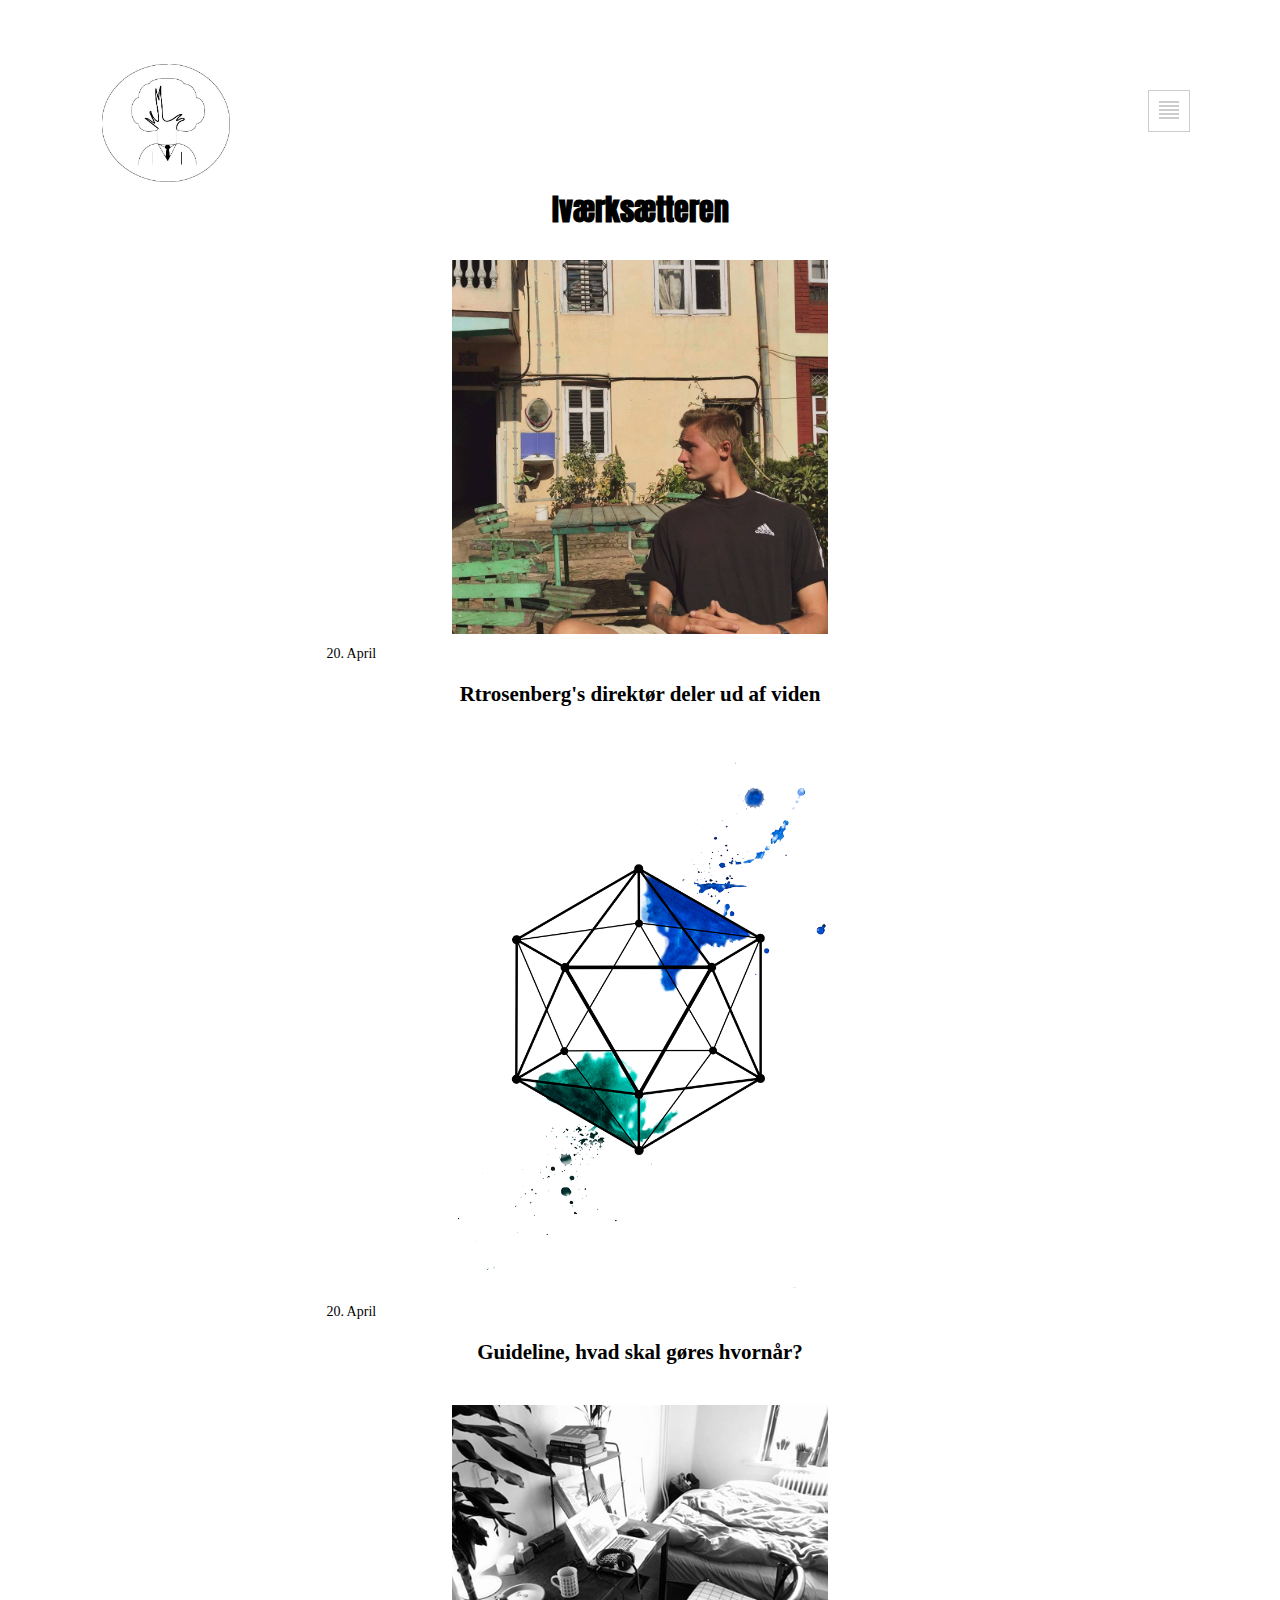
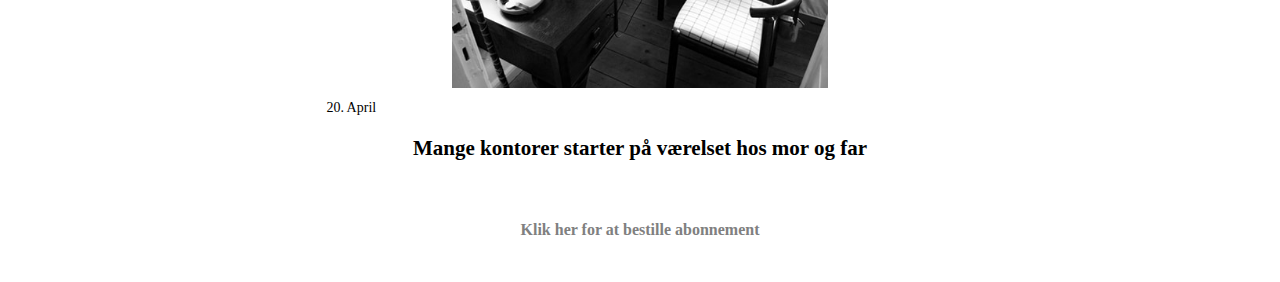
<file: Kodning/index.html>
<!doctype html>
<html lang="da">

<head>
    <meta charset="UTF-8">
    <title>Rasmus herning profile</title>
    <meta name="keywords" content="portfolio, website, image, world, man, hjemmeside, profile, online, html">
    <meta name="description" content="Article, magazine, image, business, entrepreneur ">
    <meta name="viewport" content="width=device-width, initial-scale=1.0" />
    <meta name="author" content="Rasmus Herning">
    <link rel="stylesheet" type="text/css" href="css/original.css">
    <link href="https://fonts.googleapis.com/css?family=Anton&vertFjalla+One&vertNoto+Serif:400i" rel="stylesheet">
</head>

<body>
    <header class="header">
        <nav id="navigation-icon"><a href="#navigation-mobile"></a></nav>
        <a href="index.html">
            <div id="image4"><img alt="forside" src="images/Logo-projekt.jpg"></div>
        </a>

        <p><a href="#main_nav" id="access_nav" class="access_aid"></a></p>

        <nav id="main_nav">
            <ul>
                <li><a href="index.html">Home</a></li>
                <li><a href="artikel1.html">Artikel 1</a></li>
                <li><a href="artikel2.html">Artikel 2</a></li>
                <li><a href="artikel3.html">Artikel 3</a></li>
            </ul>
            <p><a href="#body" id="access_top" class="access_aid">Skip to top</a></p>
        </nav>
    </header>
    <main>
        <h1>Iværksætteren</h1>
        <a href="artikel1.html">
            <div class="image"><img alt="Rasmusrosenberg" src="images/rasmusrosenberg.jpg">
                <p>20. April</div>
            <h2> Rtrosenberg's direktør deler ud af viden </h2>
        </a>
        <a href="artikel2.html">
            <div class="image"><img alt="rtrosenberglogo" src="images/rtrosenberglogo.png">
                <p>20. April</p>
            </div>
            <h2>Guideline, hvad skal gøres hvornår?</h2>
        </a>
        <a href="artikel3.html">
            <div class="image"><img alt="værelse" src="images/kontor.jpg">
                <p>20. April</div>
            <h2>Mange kontorer starter på værelset hos mor og far</h2>
        </a>

        <a href="https://www.mitblad.dk/">
            <h6> Klik her for at bestille abonnement</h6>
        </a>

    </main>

    <footer>
    </footer>

</body>

</html>
</file>
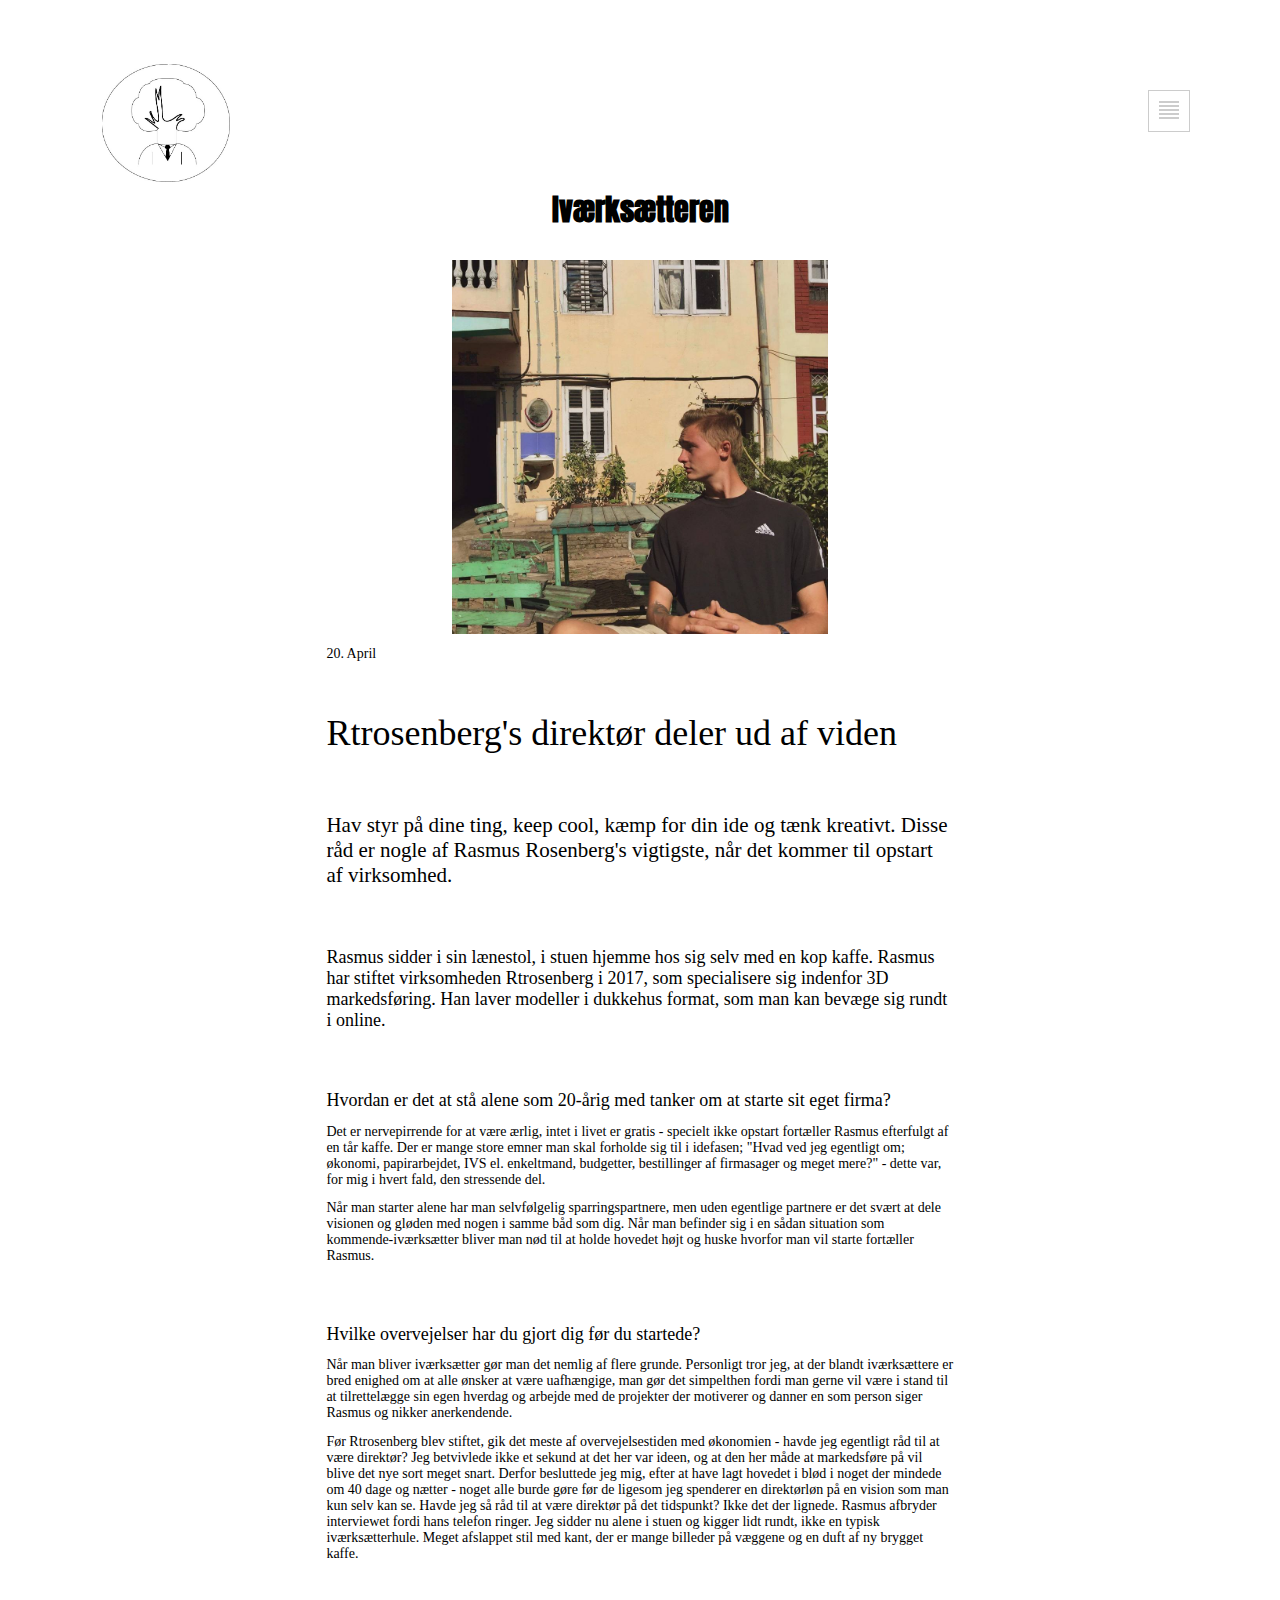
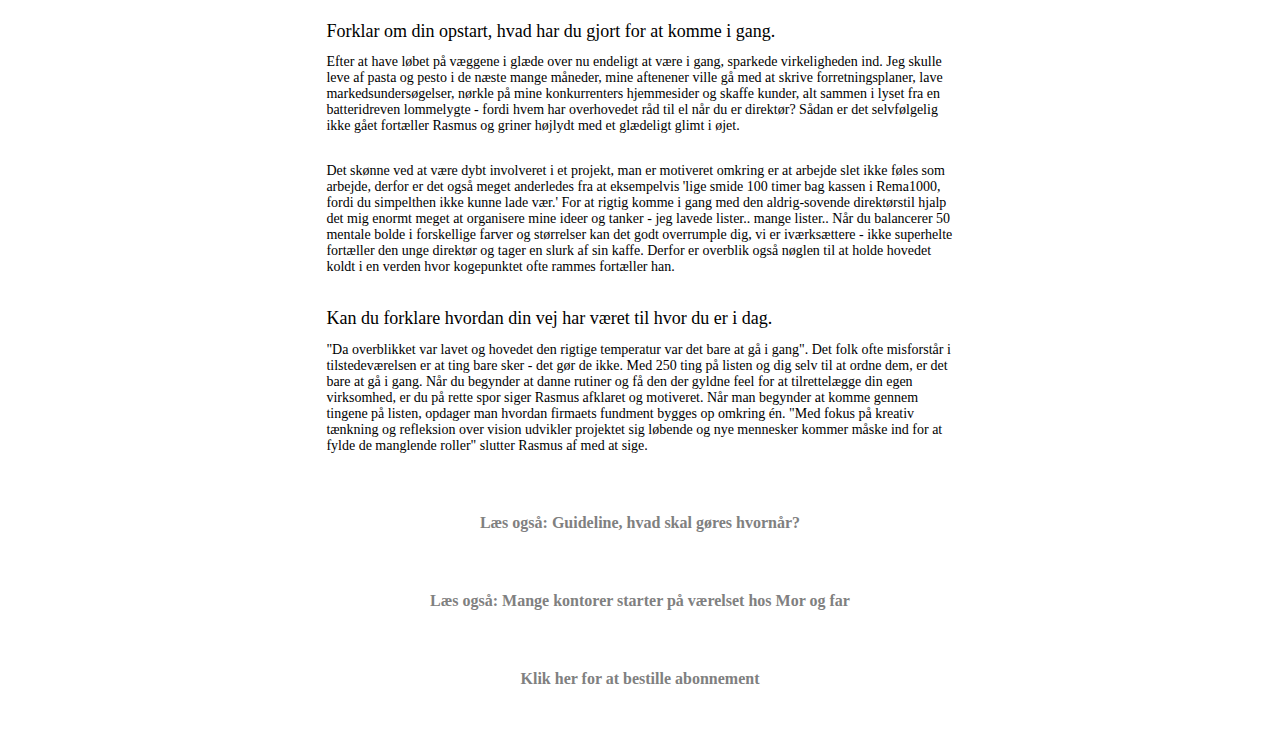
<file: Kodning/artikel1.html>
<!doctype html>
<html lang="da">

<head>
    <meta charset="UTF-8">
    <title>Rasmus herning profile</title>
    <meta name="keywords" content="portfolio, website, image, world, man, hjemmeside, profile, online">
    <meta name="description" content="Article, magazine, image, business, entrepreneur ">
    <meta name="viewport" content="width=device-width, initial-scale=1.0" />
    <meta name="author" content="Rasmus Herning">
    <link rel="stylesheet" type="text/css" href="css/original.css">
    <link href="https://fonts.googleapis.com/css?family=Anton&vertFjalla+One&vertNoto+Serif:400i" rel="stylesheet">

</head>

<body>
    <div id="wrapper">
        <header>
            <a href="index.html">
                <div id="image4"><img alt="logo" src="images/Logo-projekt.jpg"></div>
            </a>
            <p><a href="#main_nav" id="access_nav" class="access_aid">Skip to navigation</a></p>
            <nav id="main_nav">
                <ul>
                    <li><a href="index.html">Home</a></li>
                    <li><a href="artikel1.html">Artikel 1</a></li>
                    <li><a href="artikel2.html">Artikel 2</a></li>
                    <li><a href="artikel3.html">Artikel 3</a></li>
                </ul>
                <p><a href="#body" id="access_top" class="access_aid">Skip to top</a></p>
            </nav>
        </header>
        <main>
            <h1>Iværksætteren</h1>

            <section class="image">
                <img src="images/rasmusrosenberg.jpg" alt="portrait of Rasmus">
                <p style="margin-bottom: 4%">
                    <a>20. April</a>
                    <p style="font-size:120%">Rtrosenberg's direktør deler ud af viden</p><br>
                    <p style="font-size:70%"> Hav styr på dine ting, keep cool, kæmp for din ide og tænk kreativt. Disse råd er nogle af Rasmus Rosenberg's vigtigste, når det kommer til opstart af virksomhed.</p><br>
                    <p style="font-size:60%"> Rasmus sidder i sin lænestol, i stuen hjemme hos sig selv med en kop kaffe. Rasmus har stiftet virksomheden Rtrosenberg i 2017, som specialisere sig indenfor 3D markedsføring. Han laver modeller i dukkehus format, som man kan bevæge sig rundt i online.</p><br>
                    <p style="font-size:60%">Hvordan er det at stå alene som 20-årig med tanker om at starte sit eget firma?
                        <p> Det er nervepirrende for at være ærlig, intet i livet er gratis - specielt ikke opstart fortæller Rasmus efterfulgt af en tår kaffe. Der er mange store emner man skal forholde sig til i idefasen; "Hvad ved jeg egentligt om; økonomi, papirarbejdet, IVS el. enkeltmand, budgetter, bestillinger af firmasager og meget mere?" - dette var, for mig i hvert fald, den stressende del.</p>
                        <p> Når man starter alene har man selvfølgelig sparringspartnere, men uden egentlige partnere er det svært at dele visionen og gløden med nogen i samme båd som dig. Når man befinder sig i en sådan situation som kommende-iværksætter bliver man nød til at holde hovedet højt og huske hvorfor man vil starte fortæller Rasmus.</p><br>
                        <p style="font-size:60%"> Hvilke overvejelser har du gjort dig før du startede?</p>
                        <p> Når man bliver iværksætter gør man det nemlig af flere grunde. Personligt tror jeg, at der blandt iværksættere er bred enighed om at alle ønsker at være uafhængige, man gør det simpelthen fordi man gerne vil være i stand til at tilrettelægge sin egen hverdag og arbejde med de projekter der motiverer og danner en som person siger Rasmus og nikker anerkendende.</p>
                        <p> Før Rtrosenberg blev stiftet, gik det meste af overvejelsestiden med økonomien - havde jeg egentligt råd til at være direktør? Jeg betvivlede ikke et sekund at det her var ideen, og at den her måde at markedsføre på vil blive det nye sort meget snart. Derfor besluttede jeg mig, efter at have lagt hovedet i blød i noget der mindede om 40 dage og nætter - noget alle burde gøre før de ligesom jeg spenderer en direktørløn på en vision som man kun selv kan se. Havde jeg så råd til at være direktør på det tidspunkt? Ikke det der lignede. Rasmus afbryder interviewet fordi hans telefon ringer. Jeg sidder nu alene i stuen og kigger lidt rundt, ikke en typisk iværksætterhule. Meget afslappet stil med kant, der er mange billeder på væggene og en duft af ny brygget kaffe.</p><br>
                        <p style="font-size:60%"> Forklar om din opstart, hvad har du gjort for at komme i gang.</p>
                        <p> Efter at have løbet på væggene i glæde over nu endeligt at være i gang, sparkede virkeligheden ind. Jeg skulle leve af pasta og pesto i de næste mange måneder, mine aftenener ville gå med at skrive forretningsplaner, lave markedsundersøgelser, nørkle på mine konkurrenters hjemmesider og skaffe kunder, alt sammen i lyset fra en batteridreven lommelygte - fordi hvem har overhovedet råd til el når du er direktør? Sådan er det selvfølgelig ikke gået fortæller Rasmus og griner højlydt med et glædeligt glimt i øjet.</p>
                        <p><br> Det skønne ved at være dybt involveret i et projekt, man er motiveret omkring er at arbejde slet ikke føles som arbejde, derfor er det også meget anderledes fra at eksempelvis 'lige smide 100 timer bag kassen i Rema1000, fordi du simpelthen ikke kunne lade vær.' For at rigtig komme i gang med den aldrig-sovende direktørstil hjalp det mig enormt meget at organisere mine ideer og tanker - jeg lavede lister.. mange lister.. Når du balancerer 50 mentale bolde i forskellige farver og størrelser kan det godt overrumple dig, vi er iværksættere - ikke superhelte fortæller den unge direktør og tager en slurk af sin kaffe. Derfor er overblik også nøglen til at holde hovedet koldt i en verden hvor kogepunktet ofte rammes fortæller han.</p>
                        <p style="font-size:60%"><br> Kan du forklare hvordan din vej har været til hvor du er i dag.</p>
                        <p> "Da overblikket var lavet og hovedet den rigtige temperatur var det bare at gå i gang". Det folk ofte misforstår i tilstedeværelsen er at ting bare sker - det gør de ikke. Med 250 ting på listen og dig selv til at ordne dem, er det bare at gå i gang. Når du begynder at danne rutiner og få den der gyldne feel for at tilrettelægge din egen virksomhed, er du på rette spor siger Rasmus afklaret og motiveret. Når man begynder at komme gennem tingene på listen, opdager man hvordan firmaets fundment bygges op omkring én. "Med fokus på kreativ tænkning og refleksion over vision udvikler projektet sig løbende og nye mennesker kommer måske ind for at fylde de manglende roller" slutter Rasmus af med at sige.</p>
            </section>

            <a href="artikel2.html">
                <h6>
                    Læs også: Guideline, hvad skal gøres hvornår? </h6>
            </a>

            <a href="artikel3.html">
                <h6>
                    Læs også: Mange kontorer starter på værelset hos Mor og far </h6>
            </a>

            <a href="https://www.mitblad.dk/">
                <h6> Klik her for at bestille abonnement</h6>
            </a>

        </main>
        <footer>
        </footer>
    </div>
</body>

</html>
</file>
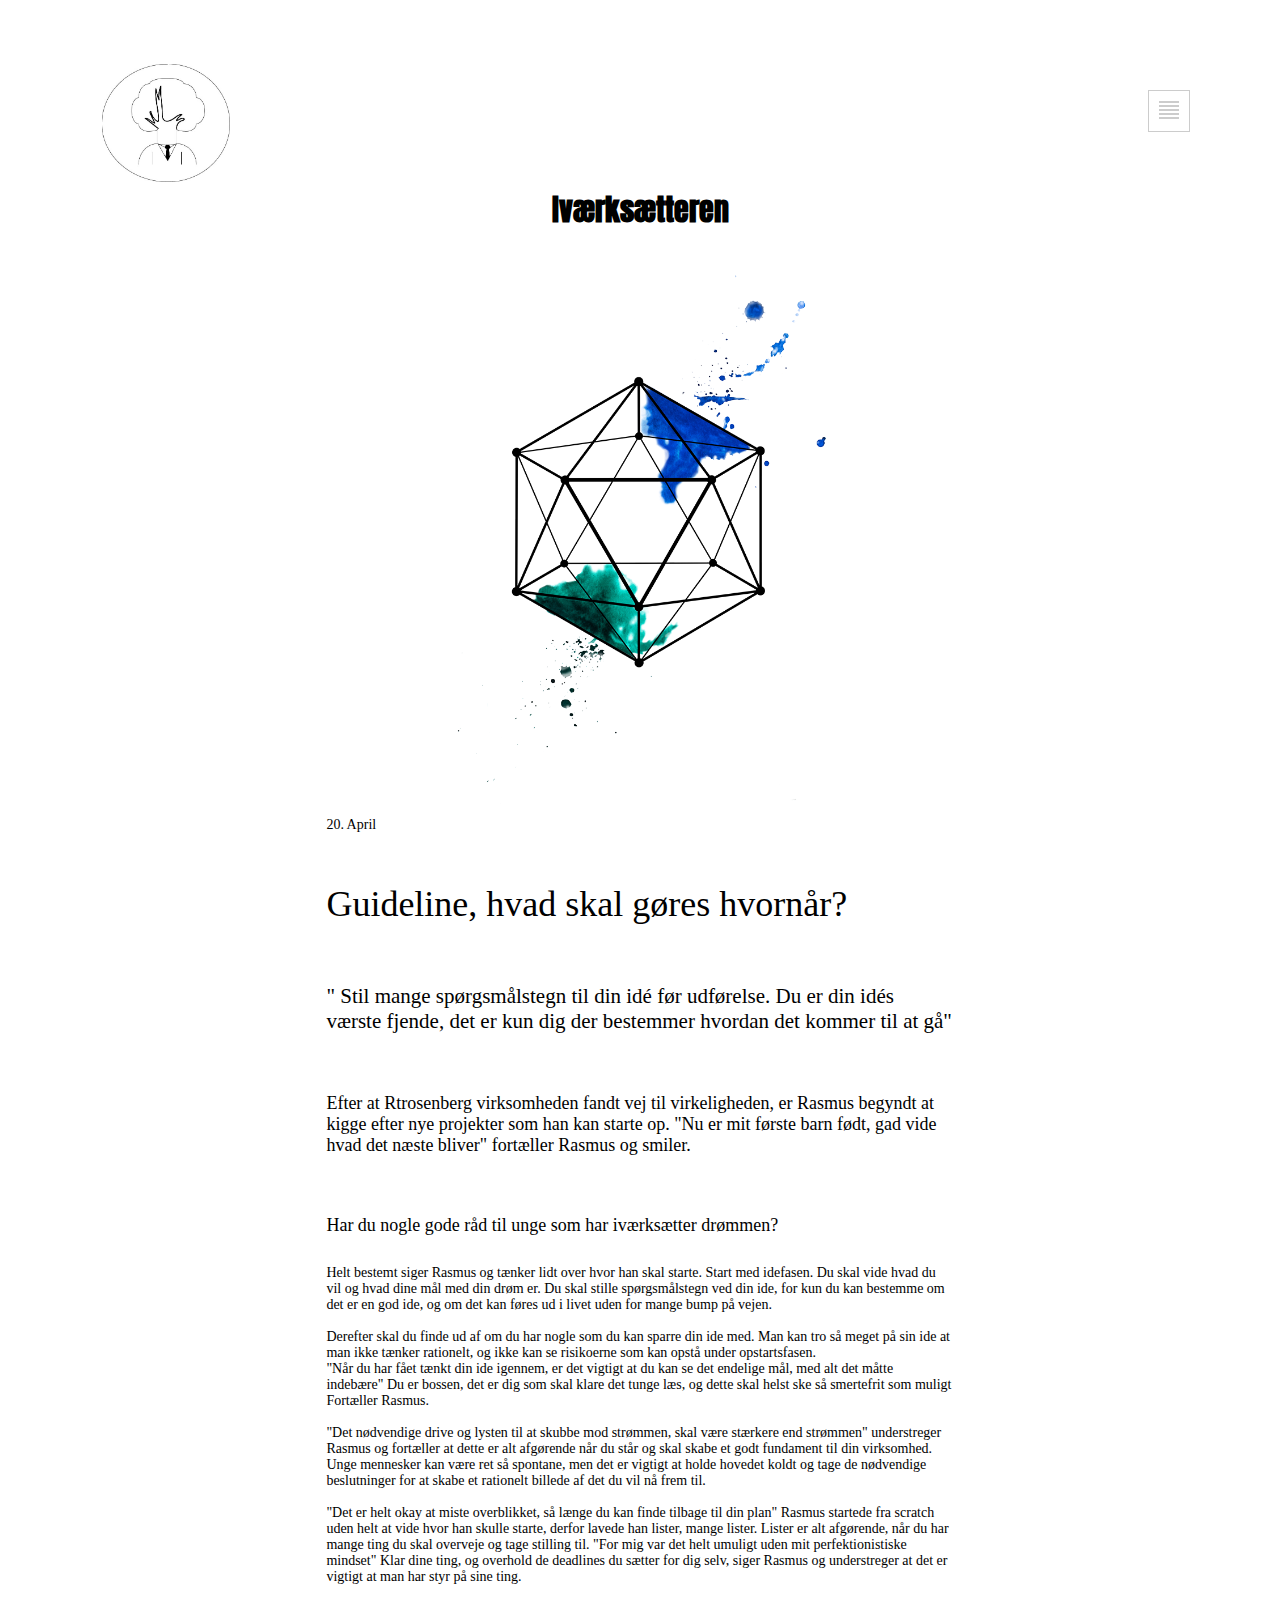
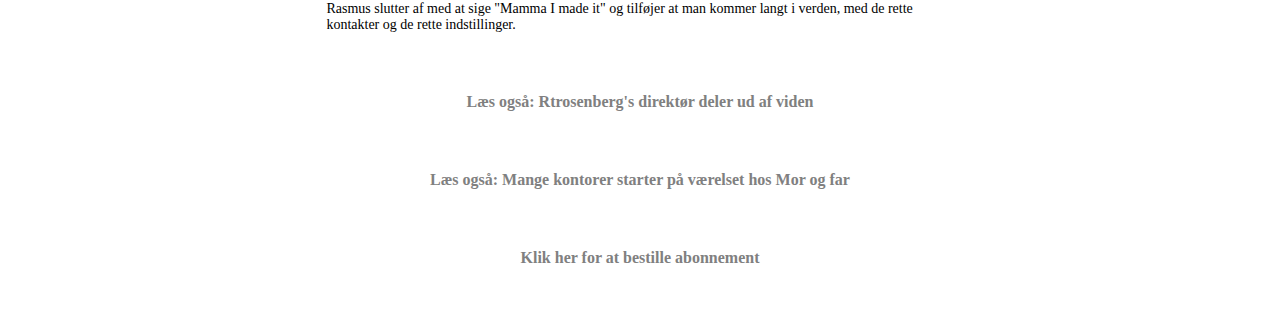
<file: Kodning/artikel2.html>
<!doctype html>
<html lang="da">

<head>
    <meta charset="UTF-8">
    <title>Rasmus herning profile</title>
    <meta name="keywords" content="portfolio, website, image, world, man, hjemmeside, profile, online">
    <meta name="description" content="Article, magazine, image, business, entrepreneur ">
    <meta name="viewport" content="width=device-width, initial-scale=1.0" />
    <meta name="author" content="Rasmus Herning">
    <link rel="stylesheet" type="text/css" href="css/original.css">
    <link href="https://fonts.googleapis.com/css?family=Anton&vertFjalla+One&vertNoto+Serif:400i" rel="stylesheet">

</head>

<body>
    <div id="wrapper">
        <header>
            <a href="index.html">
                <div id="image4"><img alt="logo" src="images/Logo-projekt.jpg"></div>
            </a>
            <p><a href="#main_nav" id="access_nav" class="access_aid">Skip to navigation</a></p>
            <nav id="main_nav">
                <ul>
                    <li><a href="index.html">Home</a></li>
                    <li><a href="artikel1.html">Artikel 1</a></li>
                    <li><a href="artikel2.html">Artikel 2</a></li>
                    <li><a href="artikel3.html">Artikel 3</a></li>
                </ul>
                <p><a href="#body" id="access_top" class="access_aid">Skip to top</a></p>
            </nav>
        </header>
        <main>
            <h1>Iværksætteren</h1>

            <section class="image">
                <img src="images/rtrosenberglogo.png" alt="rtrosenberglogo">
                <p style="margin-bottom: 4%">
                    <a>20. April</a>
                    <p style="font-size:120%">Guideline, hvad skal gøres hvornår?</p><br>
                    <p style="font-size:70%"> " Stil mange spørgsmålstegn til din idé før udførelse. Du er din idés værste fjende, det er kun dig der bestemmer hvordan det kommer til at gå"</p><br>
                    <p style="font-size:60%"> Efter at Rtrosenberg virksomheden fandt vej til virkeligheden, er Rasmus begyndt at kigge efter nye projekter som han kan starte op. "Nu er mit første barn født, gad vide hvad det næste bliver" fortæller Rasmus og smiler. </p><br>
                    <p style="font-size:60%">Har du nogle gode råd til unge som har iværksætter drømmen? </p>
                    <p><br>Helt bestemt siger Rasmus og tænker lidt over hvor han skal starte. Start med idefasen. Du skal vide hvad du vil og hvad dine mål med din drøm er. Du skal stille spørgsmålstegn ved din ide, for kun du kan bestemme om det er en god ide, og om det kan føres ud i livet uden for mange bump på vejen.<br> <br> Derefter skal du finde ud af om du har nogle som du kan sparre din ide med. Man kan tro så meget på sin ide at man ikke tænker rationelt, og ikke kan se risikoerne som kan opstå under opstartsfasen.<br> "Når du har fået tænkt din ide igennem, er det vigtigt at du kan se det endelige mål, med alt det måtte indebære" Du er bossen, det er dig som skal klare det tunge læs, og dette skal helst ske så smertefrit som muligt Fortæller Rasmus.<br><br> "Det nødvendige drive og lysten til at skubbe mod strømmen, skal være stærkere end strømmen" understreger Rasmus og fortæller at dette er alt afgørende når du står og skal skabe et godt fundament til din virksomhed. Unge mennesker kan være ret så spontane, men det er vigtigt at holde hovedet koldt og tage de nødvendige beslutninger for at skabe et rationelt billede af det du vil nå frem til.<br><br> "Det er helt okay at miste overblikket, så længe du kan finde tilbage til din plan" Rasmus startede fra scratch uden helt at vide hvor han skulle starte, derfor lavede han lister, mange lister. Lister er alt afgørende, når du har mange ting du skal overveje og tage stilling til. "For mig var det helt umuligt uden mit perfektionistiske mindset" Klar dine ting, og overhold de deadlines du sætter for dig selv, siger Rasmus og understreger at det er vigtigt at man har styr på sine ting.<br><br> Rasmus slutter af med at sige "Mamma I made it" og tilføjer at man kommer langt i verden, med de rette kontakter og de rette indstillinger.
                    </p>
            </section>

            <a href="artikel1.html">
                <h6>
                    Læs også: Rtrosenberg's direktør deler ud af viden </h6>
            </a>

            <a href="artikel3.html">
                <h6>
                    Læs også: Mange kontorer starter på værelset hos Mor og far </h6>
            </a>

            <a href="https://www.mitblad.dk/">
                <h6> Klik her for at bestille abonnement</h6>
            </a>

        </main>
        <footer>
        </footer>
    </div>
</body>

</html>
</file>
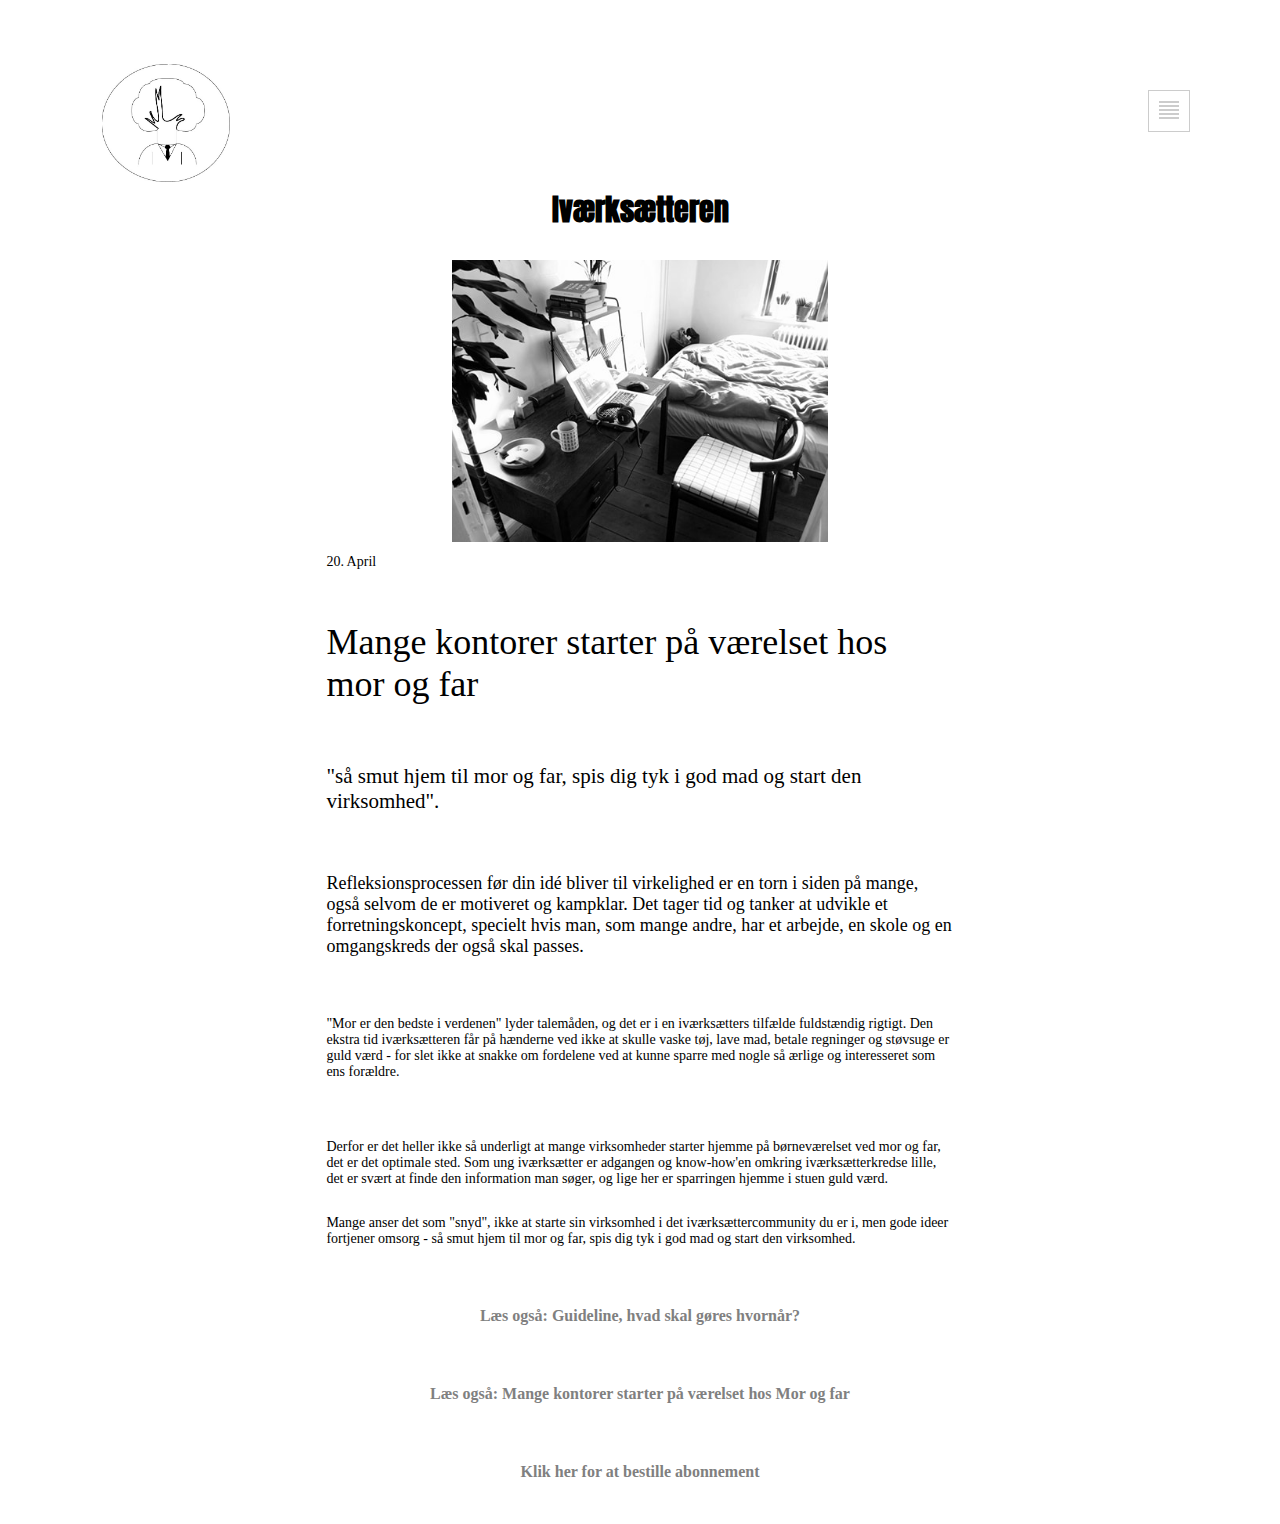
<file: Kodning/artikel3.html>
<!doctype html>
<html lang="da">

<head>
    <meta charset="UTF-8">
    <title>Rasmus herning profile</title>
    <meta name="keywords" content="portfolio, website, image, world, man, hjemmeside, profile, online">
    <meta name="description" content="Article, magazine, image, business, entrepreneur ">
    <meta name="viewport" content="width=device-width, initial-scale=1.0" />
    <meta name="author" content="Rasmus Herning">
    <link rel="stylesheet" type="text/css" href="css/original.css">
    <link href="https://fonts.googleapis.com/css?family=Anton&vertFjalla+One&vertNoto+Serif:400i" rel="stylesheet">

</head>

<body>
    <div id="wrapper">
        <header>
            <a href="index.html">
                <div id="image4"><img alt="logo" src="images/Logo-projekt.jpg"></div>
            </a>
            <p><a href="#main_nav" id="access_nav" class="access_aid">Skip to navigation</a></p>
            <nav id="main_nav">
                <ul>
                    <li><a href="index.html">Home</a></li>
                    <li><a href="artikel1.html">Artikel 1</a></li>
                    <li><a href="artikel2.html">Artikel 2</a></li>
                    <li><a href="artikel3.html">Artikel 3</a></li>
                </ul>
                <p><a href="#body" id="access_top" class="access_aid">Skip to top</a></p>
            </nav>
        </header>
        <main>
            <h1>Iværksætteren</h1>

            <section class="image">
                <img src="images/kontor.jpg" alt="kontor">
                <p style="margin-bottom: 4%">
                    <a>20. April</a>
                    <p style="font-size:120%">Mange kontorer starter på værelset hos mor og far</p><br>
                    <p style="font-size:70%"> "så smut hjem til mor og far, spis dig tyk i god mad og start den virksomhed".</p><br>
                    <p style="font-size:60%">Refleksionsprocessen før din idé bliver til virkelighed er en torn i siden på mange, også selvom de er motiveret og kampklar. Det tager tid og tanker at udvikle et forretningskoncept, specielt hvis man, som mange andre, har et arbejde, en skole og en omgangskreds der også skal passes.</p><br>
                    <p style="font-size:60%">
                        <p> "Mor er den bedste i verdenen" lyder talemåden, og det er i en iværksætters tilfælde fuldstændig rigtigt. Den ekstra tid iværksætteren får på hænderne ved ikke at skulle vaske tøj, lave mad, betale regninger og støvsuge er guld værd - for slet ikke at snakke om fordelene ved at kunne sparre med nogle så ærlige og interesseret som ens forældre. </p><br>
                        <p>
                            Derfor er det heller ikke så underligt at mange virksomheder starter hjemme på børneværelset ved mor og far, det er det optimale sted. Som ung iværksætter er adgangen og know-how'en omkring iværksætterkredse lille, det er svært at finde den information man søger, og lige her er sparringen hjemme i stuen guld værd. <br><br></p>
                        <p> Mange anser det som "snyd", ikke at starte sin virksomhed i det iværksættercommunity du er i, men gode ideer fortjener omsorg - så smut hjem til mor og far, spis dig tyk i god mad og start den virksomhed. </p>
            </section>

            <a href="artikel2.html">
                <h6> Læs også: Guideline, hvad skal gøres hvornår? </h6>
            </a>

            <a href="artikel3.html">
                <h6>
                    Læs også: Mange kontorer starter på værelset hos Mor og far </h6>
            </a>

            <a href="https://www.mitblad.dk/">
                <h6> Klik her for at bestille abonnement</h6>
            </a>

        </main>
        <footer>
        </footer>
    </div>
</body>

</html>
</file>
<file: Kodning/css/original.css>
* {
        margin: 0;
        padding: 0;
    }

    #wrapper {
        max-width: 100%;
        margin: auto;
        width: auto;
        height: auto;
    }

    body {
        font-family: 'Fjalla One', sans-serif;
        width: auto;
        height: auto;
        font-size: 15px;
    }

    #dato {
        font-size: 16px;
    }

    header {
        font-family: monospace;
        margin-top: 10px;
    }

    #main_nav {
        display: none;
        position: absolute;
        top: 0;
        left: 0;
        background: white;
        width: 100%;
        border-radius: 0 0 5px 5px;
        box-shadow: 00 8px 2px #000;
    }

    #main_nav:target {
        display: block;
    }

    .access_aid {
        display: block;
        position: absolute;
        top: 0;
        right: 0;
        width: 40px;
        height: 0;
        padding-top: 40px;
        overflow: hidden;
        border: 1px solid #ccc;
        background: black 10px 10px / 20px 20px no-repeat;
    }

    #access_nav {
        background-image: -webkit-repeating-linear-gradient(#ccc, #ccc 2px, #fff 2px, #fff 4px);
        background-image: repeating-linear-gradient(#ccc, #ccc 2px, #fff 2px, #fff 4px);
    }

    #access_top {
        background-image: linear-gradient(45deg, transparent 13px, #ccc 13px, #ccc 15px, transparent 0), linear-gradient(-45deg, white 13px, #ccc 15px, white 0);
    }

    ul {
        list-style-type: none;
    }

    #main_nav li {
        text-align: center;
        border-top: 1px solid #ccc;
        margin: 2%;
        padding-top: 4%
    }

    #main_nav li a {
        text-align: center;
    }

    footer {
        color: white;
        position: absolute;
        right: 0;
        bottom: 0;
        left: 0;
        text-align: center;
        margin-bottom: 10px;
        font-size: 15px;
    }

    main {
        font-family: 'Noto Serif', serif;
        padding-right: 1%;
        padding-left: 1%;
        font-size: 30px;
        color: black;
    }

    h1 {
        font-size: 30px;
        font-family: 'Anton', sans-serif;
        line-height: 20px;
        color: black;
        margin-bottom: 40px;
        text-align: center;
    }

    h2 {
        color: black;
        font-size: 0.7em;
        text-align: center;
        margin-bottom: 40px;
        margin-top: 20px;
    }

    a {
        text-decoration: none;
    }

    h6 {
        font-size: 16px;
        color: grey;
        margin-top: 30px;
        margin-bottom: 20px;
    }

    ul {
        list-style-type: none;
        font-size: 20px;
    }

    p {
        color: black;
        font-size: 14px;
        width: 80%;
        margin-left: auto;
        margin-right: auto;
    }

    image1 img {
        width: 100%;
    }

    #image4 {
        width: 20%;
        height: auto;
        margin-left: 8%;
        margin-top: 5%;
    }

    img {
        width: 100%;
        max-width: 1000px;
    }

    @media screen and (min-width: 400px) {
        body {
            overflow: auto;
        }

        #image4 {
            width: 20%;
            margin-left: 8%;
            margin-top: 5%;
        }
        #main_nav {
            display: none;
            position: absolute;
            top: 0;
            left: 0;
            background: black;
            width: 100%;
            border-radius: 0 0 5px 5px;
            box-shadow: 00 8px 2px #000;
            color: white;
        }

        #main_nav a {
            color: white;
            text-decoration: none;
        }

        #main_nav:target {
            display: block;
        }

        .access_aid {
            display: block;
            position: absolute;
            top: 0;
            right: 0;
            width: 40px;
            height: 0;
            padding-top: 40px;
            overflow: hidden;
            border: 1px solid #ccc;
            background: black 10px 10px / 20px 20px no-repeat;
        }

        #access_nav {
            background-image: -webkit-repeating-linear-gradient(#ccc, #ccc 2px, #fff 2px, #fff 4px);
            background-image: repeating-linear-gradient(#ccc, #ccc 2px, #fff 2px, #fff 4px);
            margin-top: 0%;
            margin-right: 0%;
            background-color: white;
        }

        #access_top {
            background-image: linear-gradient(45deg, transparent 13px, #ccc 13px, #ccc 15px, transparent 0), linear-gradient(-45deg, white 13px, #ccc 15px, white 0);
        }

        ul {
            list-style-type: none;
            text-align: center;
        }

        #main_nav li {
            text-align: center;
            border-top: 1px solid #ccc;
            margin: 2%;
            padding-top: 4%
        }

        #main_nav li a {
            text-align: center;
        }

        #nav-bar {
            display: none;
        }

        @media screen and (min-width: 480px) {
            .access_aid {
                display: none;
            }

            #main_nav {
                display: none;
                position: absolute;
                top: 0;
                left: 0;
                background: black;
                width: 100%;
                height: 3%;
                border-radius: 0 0 5px 5px;
                box-shadow: 00 8px 2px #000;
            }

            #main_nav:target {
                display: block;
            }

            .access_aid {
                display: block;
                position: absolute;
                top: 0;
                right: 0;
                width: 40px;
                height: 0px;
                padding-top: 40px;
                overflow: hidden;
                border: 1px solid #ccc;
                background: black 10px 10px / 20px 20px no-repeat;
                margin-top: 7%;
                margin-right: 7%;
            }

            #access_nav {
                background-image: -webkit-repeating-linear-gradient(#ccc, #ccc 2px, #fff 2px, #fff 4px);
                background-image: repeating-linear-gradient(#ccc, #ccc 2px, #fff 2px, #fff 4px);
                margin-top: 7%;
                margin-right: 7%;
            }

            #access_top {
                background-image: linear-gradient(45deg, transparent 13px, #ccc 13px, #ccc 15px, transparent 0), linear-gradient(-45deg, white 13px, #ccc 15px, white 0);
            }

            ul {
                list-style-type: none;
            }

            #image4 img {
                width: 50%;
            }

            #main_nav li {
                text-align: left;
                border-top: 1px solid #ccc;
                margin: 2%;
                padding-top: 4%
            }

            #main_nav li a {
                text-align: center;
            }


            #nav-bar {
                color: white;
                display: block;
            }

            h6 {
                font-size: 16px;
                color: grey;
                text-align: center;
                margin-top: 60px;
                margin-bottom: 44px;
            }

            #dato {
                font-size: 16px;
            }

            p {
                color: black;
                font-size: 14px;
                width: 50%;
                margin-left: auto;
                margin-right: auto;
                margin-top: 1%;
                margin-bottom: 1%;
            }

            header #image {
                width: 20em;
                height: 10em;
                float: left;
            }

            .image img {
                width: 30%;
                display: block;
                margin-left: auto;
                margin-right: auto;
            }

            article {
                overflow: auto;
            }

            nav {
                text-align: right;
            }

            nav li {
                display: inline;
                padding-right: 17px;
            }

            nav ul {
                padding: 3px;
            }

            nav a {
                color: white;
                text-decoration: none;
                font-family: monospace;
            }

            nav a:hover {
                text-decoration: underline;
            }
        }
    }
</file>
